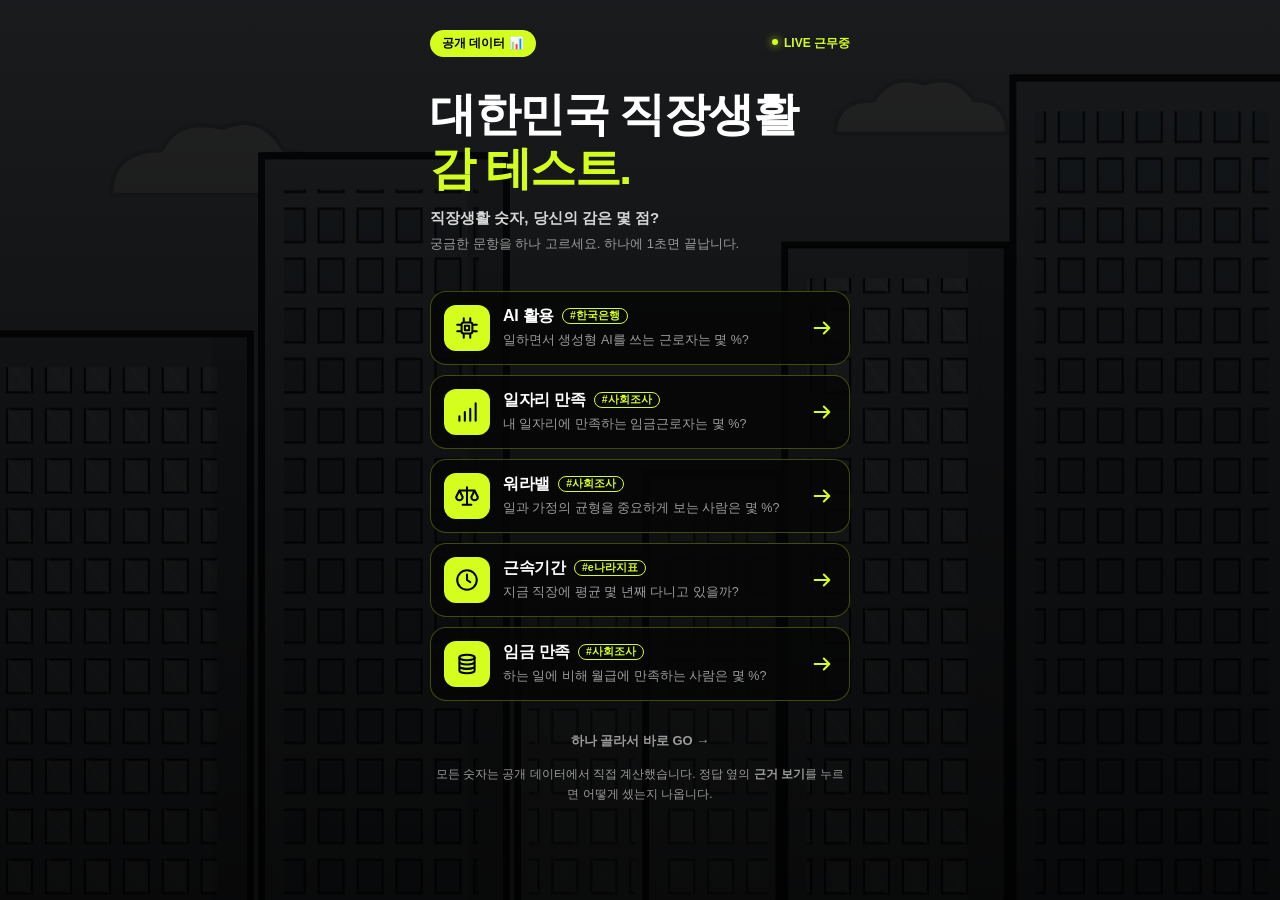
<file: index.html>
<!doctype html>
<html lang="ko">
<head>
<meta charset="utf-8">
<meta name="viewport" content="width=device-width, initial-scale=1, viewport-fit=cover">
<title>대한민국 직장생활 감 테스트 — 직장생활 숫자, 당신의 감은 몇 점?</title>
<meta name="description" content="공식 통계와 공개 데이터로 만든 직장생활 숫자 맞히기. 5문항.">
<!-- ?v= 를 바꾸면 브라우저가 기억해 둔 옛 파일 대신 새 파일을 받는다 -->
<link rel="stylesheet" href="style.css?v=8">
</head>
<body>

<main id="app">

  <!-- 주제 고르기 ──────────────────────────────── -->
  <section id="view-home" class="view">
    <p id="shared-banner" class="banner" hidden></p>
    <div class="hero">
      <div class="topbar">
        <span class="badge-day">공개 데이터 📊</span>
        <span class="level">LIVE 근무중</span>
      </div>
      <h1 id="title">대한민국 직장생활 감 테스트</h1>
      <div class="hero-copy">
        <p id="subtitle"></p>
        <p class="lead">궁금한 문항을 하나 고르세요. 하나에 1초면 끝납니다.</p>
      </div>
    </div>
    <p id="progress-note" class="fineprint" style="text-align:left"></p>
    <div id="topic-grid" class="grid"></div>
    <p class="go">하나 골라서 바로 GO →</p>
    <p class="fineprint">모든 숫자는 공개 데이터에서 직접 계산했습니다.
      정답 옆의 <b>근거 보기</b>를 누르면 어떻게 셌는지 나옵니다.</p>
  </section>

  <!-- 문항 ───────────────────────────────────── -->
  <section id="view-quiz" class="view" hidden>
    <button id="btn-back" class="linkish">← 문항 고르기</button>
    <p id="topic-name" class="muted small"></p>
    <div class="progress"><div id="progress-bar"></div></div>
    <p id="q-count" class="muted small"></p>
    <h2 id="q-text"></h2>

    <div id="q-choice" class="choices" hidden></div>

    <div id="q-slider" hidden>
      <output id="slider-out" class="slider-out"></output>
      <input type="range" id="slider" aria-label="추측 값">
      <div class="slider-ends"><span id="slider-min"></span><span id="slider-max"></span></div>
    </div>

    <button id="btn-next" class="primary" disabled>다음</button>
  </section>

  <!-- 결과 ───────────────────────────────────── -->
  <section id="view-result" class="view" hidden>
    <p id="result-topic" class="muted small"></p>
    <div class="score-card">
      <div id="grade-emoji" class="grade-emoji"></div>
      <div id="score" class="score"></div>
      <div id="grade" class="grade"></div>
    </div>

    <div id="ai-comment" class="ai" hidden></div>

    <div id="cards"></div>

    <div id="caveat" class="caveat" hidden></div>
    <p id="source" class="fineprint"></p>

    <div class="actions">
      <button id="btn-share" class="primary">친구에게 보내기</button>
      <button id="btn-more" class="ghost">다른 문항 풀기</button>
    </div>
  </section>

</main>

<script src="app.js?v=8"></script>
</body>
</html>
</file>
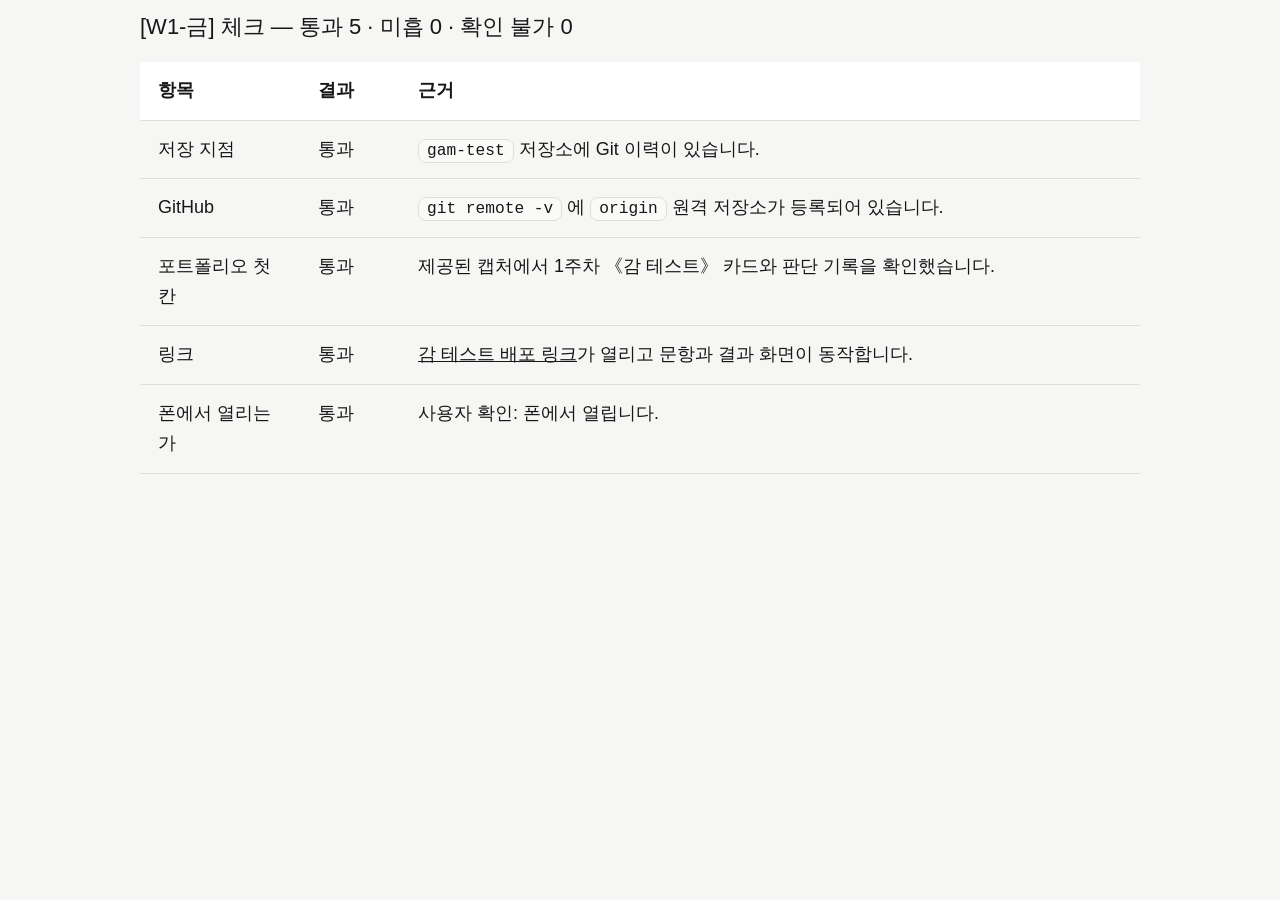
<file: W1-금-체크.html>
<!doctype html>
<html lang="ko">
<head>
<meta charset="utf-8">
<meta name="viewport" content="width=device-width, initial-scale=1">
<title>[W1-금] 체크</title>
<style>
  :root {
    color-scheme: light;
    font-family: Arial, "Malgun Gothic", sans-serif;
    color: #171717;
    background: #f6f6f5;
  }

  * {
    box-sizing: border-box;
  }

  body {
    margin: 0;
    padding: 12px 16px 32px;
  }

  main {
    max-width: 1000px;
    margin: 0 auto;
  }

  h1 {
    margin: 0 0 20px;
    font-size: 22px;
    font-weight: 400;
  }

  table {
    width: 100%;
    border-collapse: collapse;
    table-layout: fixed;
    font-size: 18px;
    line-height: 1.65;
  }

  th,
  td {
    padding: 14px 18px;
    border-bottom: 1px solid #dededb;
    text-align: left;
    vertical-align: top;
    overflow-wrap: anywhere;
  }

  thead {
    background: #fff;
  }

  th {
    font-weight: 700;
  }

  th:first-child,
  td:first-child {
    width: 16%;
  }

  th:nth-child(2),
  td:nth-child(2) {
    width: 10%;
  }

  code {
    padding: 2px 8px;
    border: 1px solid #dededb;
    border-radius: 8px;
    background: #fafaf9;
    font: 0.9em Consolas, "Courier New", monospace;
    white-space: normal;
  }

  a {
    color: inherit;
  }

  @media (max-width: 620px) {
    body {
      padding: 12px 10px 24px;
    }

    h1 {
      font-size: 19px;
    }

    table {
      font-size: 15px;
    }

    th,
    td {
      padding: 11px 8px;
    }

    th:first-child,
    td:first-child {
      width: 24%;
    }

    th:nth-child(2),
    td:nth-child(2) {
      width: 18%;
    }

    td:nth-child(2) {
      white-space: nowrap;
    }
  }
</style>
</head>
<body>
<main>
  <h1>[W1-금] 체크 — 통과 5 · 미흡 0 · 확인 불가 0</h1>
  <table>
    <thead>
      <tr>
        <th scope="col">항목</th>
        <th scope="col">결과</th>
        <th scope="col">근거</th>
      </tr>
    </thead>
    <tbody>
      <tr>
        <td>저장 지점</td>
        <td>통과</td>
        <td><code>gam-test</code> 저장소에 Git 이력이 있습니다.</td>
      </tr>
      <tr>
        <td>GitHub</td>
        <td>통과</td>
        <td><code>git remote -v</code> 에 <code>origin</code> 원격 저장소가 등록되어 있습니다.</td>
      </tr>
      <tr>
        <td>포트폴리오 첫 칸</td>
        <td>통과</td>
        <td>제공된 캡처에서 1주차 《감 테스트》 카드와 판단 기록을 확인했습니다.</td>
      </tr>
      <tr>
        <td>링크</td>
        <td>통과</td>
        <td><a href="https://gam-test-rfqy.vercel.app/">감 테스트 배포 링크</a>가 열리고 문항과 결과 화면이 동작합니다.</td>
      </tr>
      <tr>
        <td>폰에서 열리는가</td>
        <td>통과</td>
        <td>사용자 확인: 폰에서 열립니다.</td>
      </tr>
    </tbody>
  </table>
</main>
</body>
</html>
</file>
<file: style.css>
/* 감 테스트 — 폰 세로 화면 기준.
   큰 화면에서는 가운데 한 칸으로만 넓어집니다. */

/* 형광 연두 × 블랙 — 새카만 바탕, 포인트는 전부 형광 연두 하나 */
:root {
  --bg: #000;
  --card: #0b0b0b;
  --glass: rgba(6, 6, 6, .86);      /* 웹툰 배경이 아주 살짝 비치는 카드 */
  --glass-line: rgba(212, 255, 30, .28);   /* 연두빛 가는 테두리 */
  --line: #262626;      /* 테두리 */
  --track: #2b2b2b;     /* 진행 막대 · 슬라이더 · 그래프의 빈 칸 */
  --ink: #ffffff;
  --muted: #9b9b9b;
  --lime: #d4ff1e;      /* 형광 연두 — 배지 · 제목 둘째 줄 · 아이콘 · 화살표 · 정답 */
  --lime-ink: #000;     /* 연두 위의 글씨 */
  --purple: #8a8a8a;    /* 보조색 — 내 추측 (연두와 겹치지 않게 회색) */
  --purple-soft: #161616;
  --purple-ink: #e9e9e9;
  /* 글씨로 쓰는 맞음 · 틀림 · 주의는 어두운 배경에서도 읽히게 밝게 */
  --ok: #8ee6ad;
  --warn: #f3b65b;
  --miss: #ff93ae;
  --radius: 16px;
}

* { box-sizing: border-box; -webkit-tap-highlight-color: transparent; }

/* hidden 속성이 display 규칙에 지지 않게 한다.
   .choices { display: grid } 같은 규칙이 있으면 el.hidden = true 가 무시된다. */
[hidden] { display: none !important; }

html { background: var(--bg); }
body {
  margin: 0;
  background: transparent;     /* 아래 ::before 그림이 비쳐야 한다 */
  color: var(--ink);
  font-family: -apple-system, BlinkMacSystemFont, "Apple SD Gothic Neo",
               Pretendard, "Malgun Gothic", sans-serif;
  font-size: 16px;
  line-height: 1.6;
  min-height: 100dvh;
}
/* 출근길 웹툰 배경(bg-city.svg)을 검정으로 거의 덮어 은은한 무늬로만 남긴다.
   화면에 붙어 있고 글씨만 위로 흐른다 */
body::before {
  content: ""; position: fixed; inset: 0; z-index: -1;
  background:
    linear-gradient(180deg, rgba(0, 0, 0, .86) 0, rgba(0, 0, 0, .9) 40%,
                    rgba(0, 0, 0, .95) 100%),
    url("bg-city.svg?v=1") center top / cover no-repeat,
    #c9d1d9;
}
/* 문항 · 결과 화면에서는 글씨가 많으니 그림을 거의 가린다 */
body[data-view="quiz"]::before,
body[data-view="result"]::before {
  background:
    linear-gradient(rgba(0, 0, 0, .93), rgba(0, 0, 0, .96)),
    url("bg-city.svg?v=1") center top / cover no-repeat,
    var(--bg);
}

#app {
  max-width: 460px;
  margin: 0 auto;
  padding: 24px 20px calc(32px + env(safe-area-inset-bottom));
}

.view { animation: in .25s ease; }
@keyframes in { from { opacity: 0; transform: translateY(6px) } to { opacity: 1 } }

h1 {
  font-size: clamp(34px, 10vw, 44px); font-weight: 900; line-height: 1.18;
  margin: 26px 0 10px; letter-spacing: -1.5px;
}
h2 { font-size: 21px; line-height: 1.4; margin: 6px 0 22px; letter-spacing: -.3px; }
.muted { color: var(--muted); }
.small { font-size: 13px; }
.lead { font-size: 15px; color: var(--muted); margin-top: 14px; }
.fineprint { font-size: 12px; color: var(--muted); text-align: center; margin-top: 14px; }

/* 시작 화면 */
.hero { padding: 6px 0 22px; text-align: left; }
.topbar { display: flex; justify-content: space-between; align-items: center; }
.level { font-size: 12px; font-weight: 900; color: var(--lime); }
.level::before {
  content: ""; display: inline-block; width: 6px; height: 6px; border-radius: 50%;
  background: var(--lime); margin-right: 6px; vertical-align: 2px;
  box-shadow: 0 0 8px var(--lime); animation: blink 1.6s ease-in-out infinite;
}
@keyframes blink { 50% { opacity: .35 } }
/* 첫 줄은 흰색, 둘째 줄은 형광 연두 + 끝에 연두 점 (줄 나눔은 app.js) */
#title { margin-top: 30px; color: #fff; font-size: clamp(36px, 11vw, 46px); }
#title .hl, #title .dot { color: var(--lime); }
.hero-copy { margin-top: 6px; }
.hero-copy #subtitle { margin: 0; color: #d6d6d6; font-size: 15px; font-weight: 700; }
.hero-copy .lead { margin: 4px 0 0; font-size: 13px; color: var(--muted); }
.badge-day {
  display: inline-block; font-size: 12px; font-weight: 900;
  color: var(--lime-ink); background: var(--lime);
  border-radius: 999px; padding: 4px 12px;
}
.go { text-align: center; font-size: 13px; font-weight: 700; color: var(--muted); margin: 30px 0 0; }
.banner {
  background: var(--card); border: 1px solid var(--line); border-radius: var(--radius);
  padding: 13px 15px; font-size: 14px; margin: 0 0 8px;
}
.banner b { color: var(--lime); }

/* 버튼 */
button {
  font: inherit; font-weight: 700; border: 0; border-radius: 14px;
  width: 100%; padding: 17px; cursor: pointer; color: var(--ink);
}
.primary { background: var(--lime); color: var(--lime-ink); font-weight: 900; }
.primary:disabled {
  background: var(--track); color: var(--muted); cursor: default;
}
.ghost { background: transparent; color: var(--muted); border: 1px solid var(--line); }
.actions { display: grid; gap: 10px; margin-top: 26px; }

/* 진행 */
.progress { height: 6px; background: var(--track); border-radius: 99px; overflow: hidden; }
#progress-bar {
  height: 100%; width: 0; background: var(--purple);
  transition: width .3s ease;
}
#q-count { margin: 12px 0 0; }

/* 택1 */
.choices { display: grid; gap: 10px; margin-bottom: 26px; }
.choice {
  background: var(--card); border: 1px solid var(--line); color: var(--ink);
  border-radius: 14px; padding: 16px; text-align: left; font-weight: 600;
  transition: transform .06s ease, border-color .15s ease;
}
.choice:active { transform: scale(.985); }
.choice[aria-pressed="true"] { border-color: var(--purple); background: var(--purple-soft); }

/* 슬라이더 */
.slider-out {
  display: block; text-align: center; font-size: 40px; font-weight: 800;
  letter-spacing: -1px; margin: 10px 0 18px;
  font-variant-numeric: tabular-nums;
}
input[type=range] {
  width: 100%; -webkit-appearance: none; appearance: none;
  background: transparent; margin: 0;
}
input[type=range]::-webkit-slider-runnable-track {
  height: 8px; border-radius: 99px; background: var(--track);
}
input[type=range]::-webkit-slider-thumb {
  -webkit-appearance: none; width: 34px; height: 34px; margin-top: -13px;
  border-radius: 50%; background: var(--lime); border: 4px solid var(--bg);
}
input[type=range]::-moz-range-track { height: 8px; border-radius: 99px; background: var(--track); }
input[type=range]::-moz-range-thumb {
  width: 28px; height: 28px; border-radius: 50%; background: var(--lime);
  border: 4px solid var(--bg);
}
.slider-ends {
  display: flex; justify-content: space-between;
  color: var(--muted); font-size: 12px; margin: 8px 0 28px;
}

/* 결과 — 점수 */
.score-card {
  background: var(--card); border: 1px solid var(--line);
  border-radius: 22px; padding: 28px 20px; text-align: center; margin-bottom: 16px;
}
.grade-emoji { font-size: 44px; line-height: 1; }
.score {
  font-size: 54px; font-weight: 900; letter-spacing: -2px; margin-top: 6px;
  font-variant-numeric: tabular-nums;
}
.score span { font-size: 22px; color: var(--muted); font-weight: 700; }
.grade {
  display: inline-block; font-size: 15px; font-weight: 800;
  color: var(--lime); border: 1px solid var(--lime);
  border-radius: 999px; padding: 2px 12px; margin-top: 6px;
}

/* 결과 — 촌평 */
.ai {
  background: var(--card);
  border: 1px solid var(--glass-line); border-radius: var(--radius);
  padding: 16px 17px; font-size: 14.5px; margin-bottom: 16px;
}
.ai .tag { font-size: 11px; color: var(--purple-ink); letter-spacing: 1px; }
.ai .nick { color: var(--ink); font-weight: 800; }

/* 결과 — 문항 카드 */
.card {
  background: var(--card); border: 1px solid var(--line);
  border-radius: var(--radius); padding: 18px 17px; margin-bottom: 12px;
}
.card h3 { font-size: 15px; margin: 0 0 4px; line-height: 1.45; }
.react { font-size: 13px; color: var(--muted); margin: 0 0 14px; }
.react.hit { color: var(--ok); }
.react.miss { color: var(--miss); }

.rows { display: grid; gap: 7px; margin-bottom: 12px; }
.row { display: grid; grid-template-columns: 52px 1fr 72px; align-items: center; gap: 8px; }
.row .k { font-size: 12px; color: var(--muted); }
.row .v {
  font-size: 13px; font-weight: 700; text-align: right;
  font-variant-numeric: tabular-nums;
}
.bar { height: 9px; background: var(--track); border-radius: 99px; overflow: hidden; }
.bar > i {
  display: block; height: 100%; width: 0; border-radius: 99px;
  transition: width .85s cubic-bezier(.22,1,.36,1);
}
.bar.mine > i  { background: var(--purple); }
.bar.real > i  { background: var(--lime); }

/* 택1 결과 */
.pills { display: flex; flex-wrap: wrap; gap: 6px; margin-bottom: 12px; }
.pill {
  font-size: 12.5px; padding: 6px 11px; border-radius: 99px;
  border: 1px solid var(--track); color: var(--muted);
}
.pill.real { border-color: var(--lime); background: var(--lime); color: var(--lime-ink); font-weight: 800; }
.pill.mine { border-color: var(--purple); background: var(--purple-soft); color: var(--purple-ink); }
.pill.both { border-color: var(--lime); background: var(--lime); color: var(--lime-ink); font-weight: 800; }

/* 슬라이더 결과 — 손잡이가 정답으로 움직입니다 */
.track { position: relative; height: 34px; margin: 2px 0 12px; }
.track .line {
  position: absolute; top: 15px; left: 0; right: 0; height: 4px;
  background: var(--track); border-radius: 99px;
}
.track .ghost, .track .live {
  position: absolute; top: 8px; width: 18px; height: 18px; border-radius: 50%;
  transform: translateX(-9px);
}
.track .ghost { background: var(--purple); border: 2px solid var(--bg); }
.track .live {
  background: var(--lime); border: 2px solid var(--bg);
  transition: left 1s cubic-bezier(.22,1,.36,1);
}

/* 근거 · 해설 */
.why { font-size: 13.5px; color: var(--ink); opacity: .92; margin: 0 0 10px; }
details { border-top: 1px solid var(--line); padding-top: 10px; }
summary {
  font-size: 12.5px; color: var(--muted); cursor: pointer; list-style: none;
}
summary::-webkit-details-marker { display: none; }
summary::after { content: " ▾"; }
details[open] summary::after { content: " ▴"; }
.basis { font-size: 12.5px; color: var(--muted); margin: 9px 0 0; line-height: 1.7; }

@media (prefers-reduced-motion: reduce) {
  * { transition: none !important; animation: none !important; }
}

/* ── 주제 고르기 ──────────────────────────────── */
/* 한 줄에 하나 — 검은 카드에 연두빛 가는 테두리, 왼쪽 연두 네모 아이콘,
   제목 옆 연두 테두리 #태그, 오른쪽 연두 → */
.grid { display: grid; grid-template-columns: 1fr; gap: 10px; margin: 6px 0 0; }
.tcard {
  background: var(--glass); border: 1px solid var(--glass-line); color: var(--ink);
  border-radius: 16px; padding: 13px 16px 13px 13px; text-align: left;
  display: grid; grid-template-columns: 46px 1fr 22px; column-gap: 13px; align-items: center;
  position: relative;
  transition: transform .08s ease, border-color .15s ease, box-shadow .15s ease;
}
.tcard:hover { border-color: rgba(212, 255, 30, .6); }
.tcard:active {
  transform: scale(.985); border-color: var(--lime);
  box-shadow: 0 0 0 1px var(--lime), 0 0 18px rgba(212, 255, 30, .25);
}
.temoji {
  grid-row: 1 / 3; width: 46px; height: 46px; border-radius: 12px;
  background: var(--lime); color: var(--lime-ink);
  display: grid; place-items: center; font-size: 24px; line-height: 1;
}
.temoji svg { width: 26px; height: 26px; stroke-width: 1.9; }
.tgo { grid-row: 1 / 3; grid-column: 3; color: var(--lime); display: grid; }
.tgo svg { width: 22px; height: 22px; stroke-width: 2.2; }
.ttitle { font-size: 16px; font-weight: 900; line-height: 1.3; letter-spacing: -.3px; }
.tblurb { font-size: 12.5px; color: var(--muted); line-height: 1.45; font-weight: 500; }
.ttag {
  display: inline-block; vertical-align: 2px; margin-left: 4px;
  font-size: 10.5px; font-weight: 800; letter-spacing: 0;
  color: var(--lime); border: 1px solid var(--lime);
  border-radius: 999px; padding: 0 7px;
}
/* 푼 문항의 점수는 #태그 옆에 꽉 찬 연두 알약으로 */
.tscore {
  display: inline-block; vertical-align: 2px; margin-left: 2px;
  font-size: 10.5px; font-weight: 900; letter-spacing: 0;
  color: var(--lime-ink); background: var(--lime);
  border-radius: 999px; padding: 1px 8px;
}
/* 주제가 여럿일 때(예전 주제 카드)는 점수를 오른쪽 위에 */
.tcard > .tscore { position: absolute; top: 12px; right: 12px; }

.linkish {
  width: auto; background: none; color: var(--muted); border: 0;
  padding: 0 0 12px; font-size: 13px; font-weight: 500; text-align: left;
}

/* ── 이 데이터의 한계 ─────────────────────────── */
.caveat {
  border: 1.5px dashed var(--warn); border-radius: 14px; background: var(--card);
  padding: 14px 16px; font-size: 12.5px; color: var(--muted);
  line-height: 1.65; margin: 4px 0 10px;
}
.caveat b { color: var(--warn); }
#source a { color: var(--muted); }

/* 첫 화면 맨 아래 한 줄은 회색으로 조용히 */
#view-home .go { color: var(--muted); font-weight: 800; }
</file>
